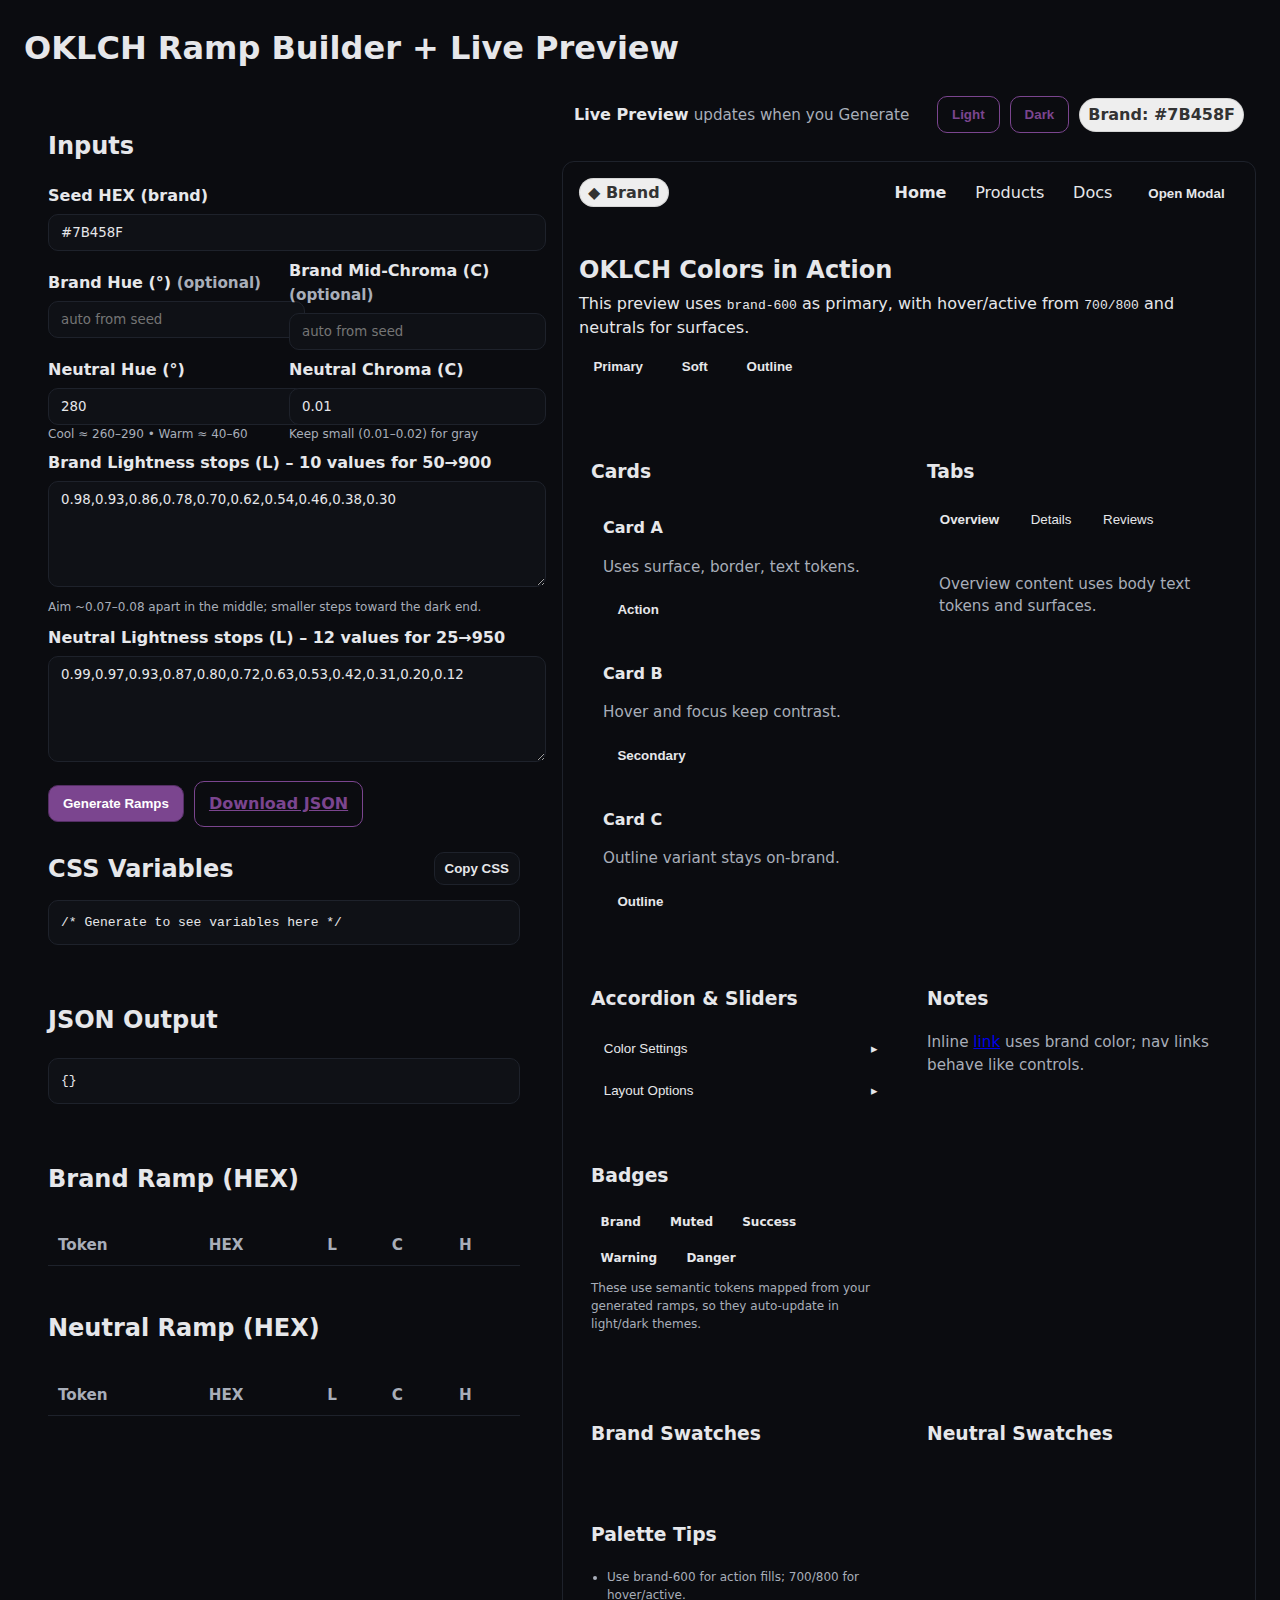
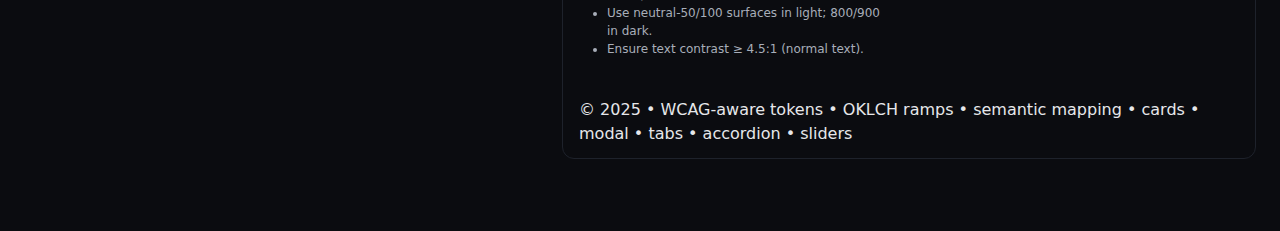
<file: index.html>
<!DOCTYPE html>
<html lang="en">
<head>
<meta charset="utf-8" />
<meta name="viewport" content="width=device-width,initial-scale=1" />
<link rel="stylesheet" type="text/css" href="styles.css">
<title>Web Color System Studio</title>
<!-- This style block will be filled programmatically with generated tokens -->
<style id="dynamicTokens"></style>
</head>
<body>
  <div class="wrap">
    <h1>OKLCH Ramp Builder + Live Preview</h1>
    <div class="layout">

      <!-- LEFT: Controls + Outputs -->
      <div class="stack card">
        <div class="card">
          <h2>Inputs</h2>
          <label for="seedHex">Seed HEX (brand)</label>
          <input id="seedHex" type="text" value="#7B458F" />

          <div class="row">
            <div style="flex:1 1 140px">
              <label for="brandHue">Brand Hue (°) <span class="muted">(optional)</span></label>
              <input id="brandHue" type="number" placeholder="auto from seed" step="1" min="0" max="360" />
            </div>
            <div style="flex:1 1 140px">
              <label for="brandChroma">Brand Mid-Chroma (C) <span class="muted">(optional)</span></label>
              <input id="brandChroma" type="number" placeholder="auto from seed" step="0.01" min="0" max="0.45" />
            </div>
          </div>

          <div class="row">
            <div style="flex:1 1 140px">
              <label for="neutralHue">Neutral Hue (°)</label>
              <input id="neutralHue" type="number" value="280" step="1" min="0" max="360" />
              <div class="muted tiny">Cool ≈ 260–290 • Warm ≈ 40–60</div>
            </div>
            <div style="flex:1 1 140px">
              <label for="neutralChroma">Neutral Chroma (C)</label>
              <input id="neutralChroma" type="number" value="0.01" step="0.005" min="0" max="0.08" />
              <div class="muted tiny">Keep small (0.01–0.02) for gray</div>
            </div>
          </div>

          <label for="brandLs">Brand Lightness stops (L) – 10 values for 50→900</label>
          <textarea id="brandLs">0.98,0.93,0.86,0.78,0.70,0.62,0.54,0.46,0.38,0.30</textarea>
          <span class="muted tiny">Aim ~0.07–0.08 apart in the middle; smaller steps toward the dark end.</span>

          <label for="neutralLs">Neutral Lightness stops (L) – 12 values for 25→950</label>
          <textarea id="neutralLs">0.99,0.97,0.93,0.87,0.80,0.72,0.63,0.53,0.42,0.31,0.20,0.12</textarea>

          <div class="row" style="margin-top:12px">
            <button id="runBtn" class="btn">Generate Ramps</button>
            <a id="downloadJson" class="btn secondary" download="oklch-ramps.json" href="#" aria-disabled="true">Download JSON</a>
          </div>
        </div>

        <div class="card">
          <div class="toolbar">
            <h2 style="margin:0">CSS Variables</h2>
            <button id="copyCssBtn" class="btn small tertiary" type="button">Copy CSS</button>
          </div>
          <pre id="cssOut">/* Generate to see variables here */</pre>
        </div>

        <div class="card">
          <h2>JSON Output</h2>
          <pre id="jsonOut">{}</pre>
        </div>

        <div class="card">
          <h2>Brand Ramp (HEX)</h2>
          <div id="brandSwatches" class="swatches"></div>
          <table id="brandTable" style="margin-top:10px">
            <thead><tr><th>Token</th><th>HEX</th><th>L</th><th>C</th><th>H</th></tr></thead>
            <tbody></tbody>
          </table>
        </div>

        <div class="card">
          <h2>Neutral Ramp (HEX)</h2>
          <div id="neutralSwatches" class="swatches"></div>
          <table id="neutralTable" style="margin-top:10px">
            <thead><tr><th>Token</th><th>HEX</th><th>L</th><th>C</th><th>H</th></tr></thead>
            <tbody></tbody>
          </table>
        </div>
      </div>

      <!-- RIGHT: Live Preview -->
      <div class="preview">
        <!-- Toolbar -->
        <div class="card preview-toolbar">
          <div><strong>Live Preview</strong> <span class="muted">updates when you Generate</span></div>
          <div class="row">
            <button id="lightBtn" class="btn secondary" type="button">Light</button>
            <button id="darkBtn" class="btn secondary" type="button">Dark</button>
            <span class="chip" id="brandChip">Brand: #7B458F</span>
          </div>
        </div>

        <!-- Canvas -->
        <div class="preview-canvas" id="previewRoot" data-theme="light">

          <!-- Header (brand + nav + modal trigger) -->
          <div class="preview-header">
            <div class="brand"><span class="chip">◆ Brand</span></div>
            <nav class="nav" aria-label="Primary">
              <a href="#" class="nav-link" aria-current="page">Home</a>
              <a href="#" class="nav-link">Products</a>
              <a href="#" class="nav-link">Docs</a>
            </nav>
            <button class="button button--outline" type="button" id="openModalBtn">Open Modal</button>
          </div>

          <!-- Hero -->
          <div class="hero">
            <h2>OKLCH Colors in Action</h2>
            <p>This preview uses <code>brand-600</code> as primary, with hover/active from <code>700/800</code> and neutrals for surfaces.</p>
            <div class="hero-actions">
              <button class="button">Primary</button>
              <button class="button button--soft">Soft</button>
              <button class="button button--outline">Outline</button>
            </div>
          </div>

          <!-- UI Patterns -->
          <div class="section">
            <div class="grid3">
              <!-- Cards demo -->
              <div class="card">
                <h3>Cards</h3>
                <div class="grid3">
                  <div class="card">
                    <strong>Card A</strong>
                    <p class="muted">Uses surface, border, text tokens.</p>
                    <button class="button small">Action</button>
                  </div>
                  <div class="card">
                    <strong>Card B</strong>
                    <p class="muted">Hover and focus keep contrast.</p>
                    <button class="button button--soft small">Secondary</button>
                  </div>
                  <div class="card">
                    <strong>Card C</strong>
                    <p class="muted">Outline variant stays on-brand.</p>
                    <button class="button button--outline small">Outline</button>
                  </div>
                </div>
              </div>

              <!-- Tabs demo -->
              <div class="card">
                <h3>Tabs</h3>
                <div class="tabs">
                  <div class="tablist" role="tablist" aria-label="Sample tabs">
                    <button class="tab" role="tab" aria-selected="true" aria-controls="tab1" id="t1">Overview</button>
                    <button class="tab" role="tab" aria-selected="false" aria-controls="tab2" id="t2" tabindex="-1">Details</button>
                    <button class="tab" role="tab" aria-selected="false" aria-controls="tab3" id="t3" tabindex="-1">Reviews</button>
                  </div>
                  <div id="tab1" class="tabpanel" role="tabpanel" aria-labelledby="t1">
                    <p class="muted">Overview content uses body text tokens and surfaces.</p>
                  </div>
                  <div id="tab2" class="tabpanel" role="tabpanel" hidden aria-labelledby="t2">
                    <p class="muted">Details content—check contrast in both themes.</p>
                  </div>
                  <div id="tab3" class="tabpanel" role="tabpanel" hidden aria-labelledby="t3">
                    <p class="muted">Reviews content—links <a href="#">inherit brand color</a>.</p>
                  </div>
                </div>
              </div>

              <!-- Accordion + Sliders -->
              <div class="card">
                <h3>Accordion & Sliders</h3>
                <div class="accordion" id="acc">
                  <div class="accordion-item" aria-expanded="false">
                    <button class="accordion-header" aria-controls="p1" id="h1">
                      Color Settings <span aria-hidden="true">▸</span>
                    </button>
                    <div class="accordion-panel" id="p1" role="region" aria-labelledby="h1">
                      <div class="range-row">
                        <label class="label tiny">Saturation (demo)</label>
                        <input class="slider" type="range" min="0" max="100" value="60" />
                        <output class="muted tiny">60</output>
                      </div>
                      <div class="range-row">
                        <label class="label tiny">Emphasis (demo)</label>
                        <input class="slider" type="range" min="0" max="100" value="30" />
                        <output class="muted tiny">30</output>
                      </div>
                    </div>
                  </div>

                  <div class="accordion-item" aria-expanded="false">
                    <button class="accordion-header" aria-controls="p2" id="h2">
                      Layout Options <span aria-hidden="true">▸</span>
                    </button>
                    <div class="accordion-panel" id="p2" role="region" aria-labelledby="h2">
                      <p class="muted tiny">This content shows body contrast on elevated surfaces.</p>
                    </div>
                  </div>
                </div>
              </div>

              <!-- Notes -->
              <div class="card">
                <h3>Notes</h3>
                <p class="muted">Inline <a href="#">link</a> uses brand color; nav links behave like controls.</p>
              </div>

              <!-- Badges -->
              <div class="card">
                <h3>Badges</h3>
                <div class="actions" style="flex-wrap:wrap">
                  <span class="badge badge--brand">Brand</span>
                  <span class="badge badge--muted">Muted</span>
                  <span class="badge badge--success">Success</span>
                  <span class="badge badge--warning">Warning</span>
                  <span class="badge badge--danger">Danger</span>
                </div>
                <p class="muted tiny" style="margin-top:8px">
                  These use semantic tokens mapped from your generated ramps, so they auto-update in light/dark themes.
                </p>
              </div>
            </div>
          </div>

          <!-- Swatches -->
          <div class="section">
            <div class="grid3">
              <div class="card">
                <h3>Brand Swatches</h3>
                <div id="previewBrandSwatches" class="swatches"></div>
              </div>
              <div class="card">
                <h3>Neutral Swatches</h3>
                <div id="previewNeutralSwatches" class="swatches"></div>
              </div>
              <div class="card">
                <h3>Palette Tips</h3>
                <ul class="muted tiny" style="margin:0; padding-left: 1rem">
                  <li>Use brand-600 for action fills; 700/800 for hover/active.</li>
                  <li>Use neutral-50/100 surfaces in light; 800/900 in dark.</li>
                  <li>Ensure text contrast ≥ 4.5:1 (normal text).</li>
                </ul>
              </div>
            </div>
          </div>

          <!-- Footer -->
          <div class="preview-footer">
            © 2025 • WCAG-aware tokens • OKLCH ramps • semantic mapping • cards • modal • tabs • accordion • sliders
          </div>
        </div>
      </div>
    </div>
  </div>

<!-- dynamic token CSS goes in this <style> via JS -->
<style id="dynamicTokens"></style>
<div id="toast" class="toast" role="status" aria-live="polite">Copied CSS variables to clipboard.</div>

<!-- Modal -->
<div id="backdrop" class="modal-backdrop" aria-hidden="true" aria-labelledby="modalTitle" aria-describedby="modalDesc">
  <div role="dialog" aria-modal="true" class="modal">
    <header>
      <h3 id="modalTitle">Modal Title</h3>
      <button class="button button--outline small" id="closeModalBtn" aria-label="Close modal">Close</button>
    </header>
    <div id="modalDesc" class="muted">
      This modal uses surface, border, and brand tokens. Check contrast in light/dark themes.
    </div>
    <footer>
      <button class="button primary small" id="confirmBtn">Confirm</button>
      <button class="button secondary small" id="cancelModalBtn">Cancel</button>
    </footer>
  </div>
</div>
 <!-- Link to an external JavaScript file -->
    <script src="scripts.js"></script>
</body>
</html>
</file>
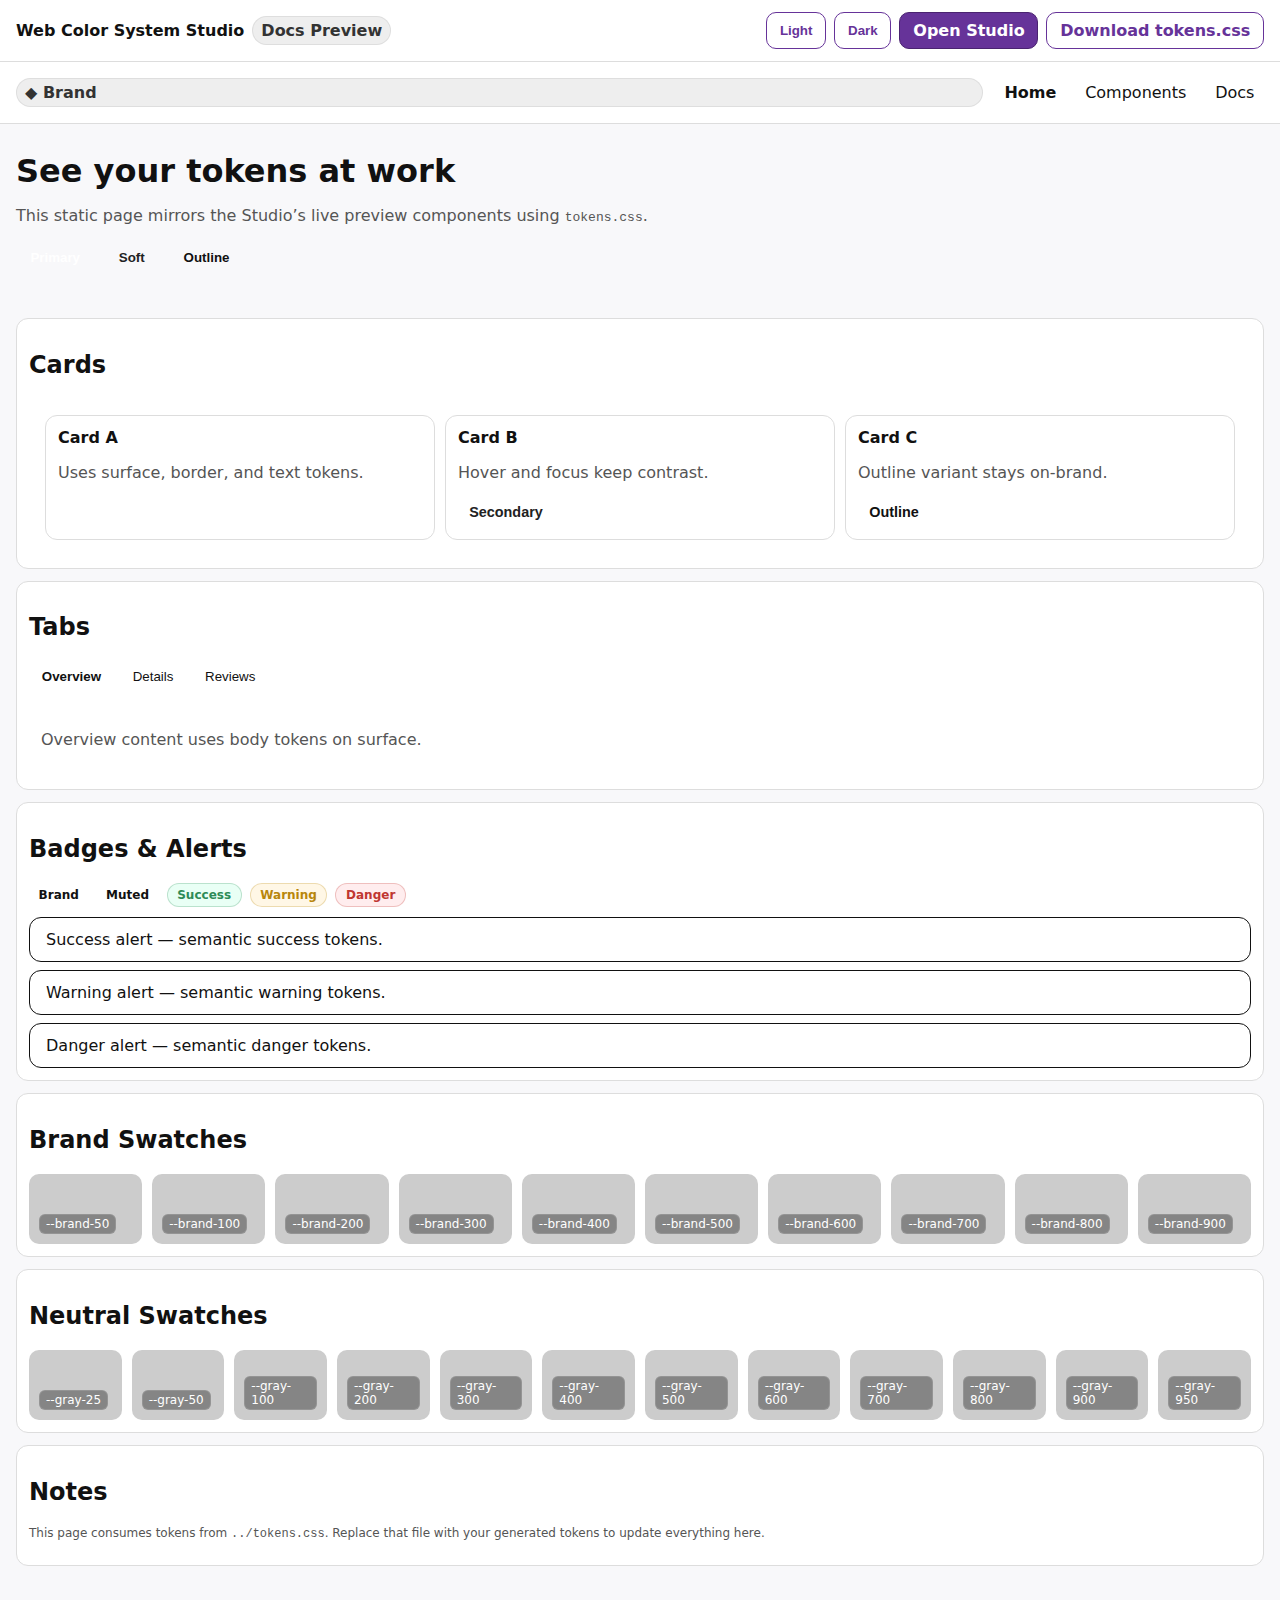
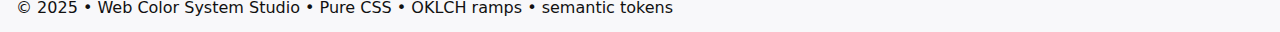
<file: docs/index.html>
<!doctype html>
<html lang="en">
<head>
  <meta charset="utf-8">
  <meta name="viewport" content="width=device-width,initial-scale=1">
  <title>Web Color System Studio — Docs Preview</title>
  <link rel="stylesheet" href="../tokens.css">
  <link rel="stylesheet" href="preview.css">
</head>
<body>
  <div class="toolbar">
    <div class="brand">
      <strong>Web Color System Studio</strong>
      <span class="chip">Docs Preview</span>
    </div>
    <div class="actions">
      <button id="light" class="btn secondary">Light</button>
      <button id="dark" class="btn secondary">Dark</button>
      <a class="btn" href="../index.html">Open Studio</a>
      <a class="btn outline" href="../tokens.css" download>Download tokens.css</a>
    </div>
  </div>

  <main id="previewRoot" data-theme="light">
    <!-- Header + nav -->
    <header class="app-header">
      <div class="logo chip">◆ Brand</div>
      <nav class="nav" aria-label="Primary">
        <a href="#" class="nav-link" aria-current="page">Home</a>
        <a href="#" class="nav-link">Components</a>
        <a href="#" class="nav-link">Docs</a>
      </nav>
    </header>

    <!-- Hero -->
    <section class="hero">
      <h1>See your tokens at work</h1>
      <p class="muted">This static page mirrors the Studio’s live preview components using <code>tokens.css</code>.</p>
      <div class="hero-actions">
        <button class="button">Primary</button>
        <button class="button button--soft">Soft</button>
        <button class="button button--outline">Outline</button>
      </div>
    </section>

    <section class="grid">
      <!-- Cards -->
      <article class="card">
        <h2>Cards</h2>
        <div class="grid grid-3">
          <div class="card">
            <strong>Card A</strong>
            <p class="muted">Uses surface, border, and text tokens.</p>
            <button class="button small">Action</button>
          </div>
          <div class="card">
            <strong>Card B</strong>
            <p class="muted">Hover and focus keep contrast.</p>
            <button class="button button--soft small">Secondary</button>
          </div>
          <div class="card">
            <strong>Card C</strong>
            <p class="muted">Outline variant stays on-brand.</p>
            <button class="button button--outline small">Outline</button>
          </div>
        </div>
      </article>

      <!-- Tabs -->
      <article class="card">
        <h2>Tabs</h2>
        <div class="tabs">
          <div class="tablist" role="tablist" aria-label="Sample tabs">
            <button class="tab" role="tab" aria-selected="true" aria-controls="tpanel1" id="tab1">Overview</button>
            <button class="tab" role="tab" aria-selected="false" aria-controls="tpanel2" id="tab2" tabindex="-1">Details</button>
            <button class="tab" role="tab" aria-selected="false" aria-controls="tpanel3" id="tab3" tabindex="-1">Reviews</button>
          </div>
          <div id="tpanel1" class="tabpanel" role="tabpanel" aria-labelledby="tab1">
            <p class="muted">Overview content uses body tokens on surface.</p>
          </div>
          <div id="tpanel2" class="tabpanel" role="tabpanel" hidden aria-labelledby="tab2">
            <p class="muted">Details content — verify contrast in both themes.</p>
          </div>
          <div id="tpanel3" class="tabpanel" role="tabpanel" hidden aria-labelledby="tab3">
            <p class="muted">Reviews content — inline <a href="#">links</a> are brand-colored.</p>
          </div>
        </div>
      </article>

      <!-- Badges + Alerts -->
      <article class="card">
        <h2>Badges & Alerts</h2>
        <div class="row">
          <span class="badge badge--brand">Brand</span>
          <span class="badge badge--muted">Muted</span>
          <span class="badge badge--success">Success</span>
          <span class="badge badge--warning">Warning</span>
          <span class="badge badge--danger">Danger</span>
        </div>
        <div class="stack" style="margin-top:10px">
          <div class="alert alert--success">Success alert — semantic success tokens.</div>
          <div class="alert alert--warning">Warning alert — semantic warning tokens.</div>
          <div class="alert alert--danger">Danger alert — semantic danger tokens.</div>
        </div>
      </article>

      <!-- Swatches -->
      <article class="card">
        <h2>Brand Swatches</h2>
        <div id="brandSwatches" class="swatches"></div>
      </article>
      <article class="card">
        <h2>Neutral Swatches</h2>
        <div id="neutralSwatches" class="swatches"></div>
      </article>
      <article class="card">
        <h2>Notes</h2>
        <p class="muted tiny">This page consumes tokens from <code>../tokens.css</code>. Replace that file with your generated tokens to update everything here.</p>
      </article>
    </section>

    <footer class="footer">
      © 2025 • Web Color System Studio • Pure CSS • OKLCH ramps • semantic tokens
    </footer>
  </main>

  <script src="preview.js"></script>
</body>
</html>
</file>
<file: styles.css>
:root {
    --bg: #0b0c10;
    --panel: #101216;
    --border: #1e222b;
    --text: #e6e7ea;
    --muted: #a8aeb9;
    --brand: #7B458F;
    --radius: 12px;
  }
  html, body { height: 100%; }
  body {
    margin: 0; font-family: system-ui, ui-sans-serif, Segoe UI, Roboto, Arial;
    background: var(--bg); color: var(--text); line-height: 1.5;
  }
  .wrap { max-width: 1300px; margin: 0 auto; padding: 24px; }
  h1 { margin: 0 0 12px; }
  .layout { display: grid; gap: 18px; grid-template-columns: 520px 1fr; align-items: start; }
  @media (max-width: 1100px){ .layout { grid-template-columns: 1fr; } }
  .card {
    background: var(--panel); border: 1px solid var(--border); border-radius: var(--radius);
    padding: 16px;
  }
  label { display: block; font-weight: 600; margin: 8px 0 6px; }
  .muted { color: var(--muted); font-size: 0.95rem; }
  input[type="text"], input[type="number"], textarea {
    width: 100%; background: #0f1116; color: var(--text); border: 1px solid var(--border);
    border-radius: 10px; padding: 10px 12px; font-family: inherit;
  }
  textarea { min-height: 84px; resize: vertical; }
  .row { display: flex; gap: 10px; flex-wrap: wrap; align-items: center; }
  .btn {
    background: var(--brand); color: white; border: 1px solid #542e64;
    border-radius: 10px; padding: 10px 14px; font-weight: 700; cursor: pointer;
  }
  .btn:hover { filter: brightness(1.05); }
  .btn.secondary { background: transparent; color: var(--brand); border-color: var(--brand); }
  .btn.tertiary { background: #0f1116; color: var(--text); border-color: var(--border); }
  .btn.small { padding: 8px 10px; font-weight: 700; }
  pre { background: #0f1116; border: 1px solid var(--border); border-radius: 10px; padding: 12px; max-height: 420px; overflow: auto; }
  table { width: 100%; border-collapse: collapse; font-size: 0.95rem; }
  th, td { padding: 8px 10px; border-bottom: 1px solid var(--border); }
  th { text-align: left; color: var(--muted); font-weight: 600; }
  .swatches { display: grid; grid-template-columns: repeat(auto-fit, minmax(90px,1fr)); gap: 10px; margin-top: 10px; }
  .swatch {
    border-radius: 10px; border: 1px solid var(--border); padding: 10px; display: grid; place-items: end start;
    min-height: 70px; box-shadow: 0 1px 2px rgba(0,0,0,.25);
  }
  .tag { background: rgba(0,0,0,.35); border: 1px solid rgba(255,255,255,.12); padding: 2px 6px; font-size: .75rem; border-radius: 6px; }

  /* PREVIEW SIDE */
  .preview { display: grid; gap: 16px; grid-template-rows: auto auto 1fr auto auto; }
  .preview-toolbar { display: flex; gap: 10px; align-items: center; justify-content: space-between; }
  .chip { background: var(--preview-color-brand-soft, #eee); color: var(--preview-color-brand, #333); border-radius: 999px; padding: 4px 8px; font-weight: 700; border: 1px solid #0000001a; }
  .preview-canvas { border-radius: var(--radius); border: 1px solid var(--border); overflow: clip; }
  .preview-header {
    display: grid; grid-template-columns: 1fr auto auto; align-items: center; gap: 12px;
    padding: 12px 16px; border-bottom: 1px solid var(--preview-color-border);
    background: var(--preview-color-surface);
  }
  .nav { display: inline-flex; gap: .6rem; }
  .nav-link { display: inline-flex; padding: .45rem .6rem; border-radius: 8px; text-decoration: none; color: var(--preview-color-text); }
  .nav-link[aria-current="page"] { color: var(--preview-color-brand); font-weight: 700; }
  .nav-link:hover { background: var(--preview-color-elevated); }

  .hero { padding: 28px 16px; background: linear-gradient(180deg, color-mix(in oklab, var(--preview-color-brand) 12%, transparent), transparent); }
  .hero h2 { color: var(--preview-color-brand); margin: 0 0 .25rem; }
  .hero p { color: var(--preview-color-text-muted); margin: 0; }
  .hero-actions { margin-top: 10px; display: flex; gap: 10px; flex-wrap: wrap; }

  .button {
    --btn-bg: var(--preview-color-brand);
    --btn-fg: var(--preview-text-on-brand);
    background: var(--btn-bg); color: var(--btn-fg);
    border: 1px solid color-mix(in oklab, var(--btn-bg) 80%, black);
    border-radius: 10px; padding: .55rem .9rem; font-weight: 700; cursor: pointer;
  }
  .button:hover { background: var(--preview-color-brand-hover); color: var(--preview-text-on-brand-hover); }
  .button:active { background: var(--preview-color-brand-active); color: var(--preview-text-on-brand-hover); }
  .button--soft { background: var(--preview-color-brand-soft); color: var(--preview-text-on-brand-soft); border: 1px solid color-mix(in oklab, var(--preview-color-brand) 18%, transparent); }
  .button--outline { background: transparent; color: var(--preview-color-brand); border: 1px solid var(--preview-color-brand); }
  .button--outline:hover { background: var(--preview-color-brand); color: var(--preview-text-on-brand); }

  .section { padding: 16px; border-top: 1px solid var(--preview-color-border); background: var(--preview-color-surface); }
  .grid3 { display: grid; gap: 12px; grid-template-columns: repeat(auto-fit,minmax(240px,1fr)); }
  .card { background: var(--preview-color-surface); border: 1px solid var(--preview-color-border); border-radius: 12px; padding: 12px; }

  .alert { border-radius: 12px; padding: .75rem 1rem; border: 1px solid transparent; }
  .alert--success { background: var(--preview-success-soft); color: var(--preview-success); border-color: color-mix(in oklab, var(--preview-success) 25%, transparent); }
  .alert--warning { background: var(--preview-warning-soft); color: var(--preview-warning); border-color: color-mix(in oklab, var(--preview-warning) 25%, transparent); }
  .alert--danger  { background: var(--preview-danger-soft);  color: var(--preview-danger);  border-color: color-mix(in oklab, var(--preview-danger) 25%, transparent); }

  .input, .select, .textarea { width: 100%; background: var(--preview-color-elevated); color: var(--preview-color-text); border: 1px solid var(--preview-color-border); border-radius: 10px; padding: .55rem .7rem; }
  .label { font-weight: 700; display: block; margin-bottom: 6px; }
  .actions { display: flex; gap: 10px; flex-wrap: wrap; }

  /* Badges */
  .badge { border-radius: 999px; padding: .25rem .6rem; font-weight: 800; font-size: .75rem; display: inline-flex; align-items: center; gap:.35rem; }
  .badge--brand   { background: var(--preview-color-brand-soft);   color: var(--preview-color-brand); border: 1px solid color-mix(in oklab, var(--preview-color-brand) 18%, transparent); }
  .badge--muted   { background: var(--preview-color-elevated);     color: var(--preview-color-text);  border: 1px solid var(--preview-color-border); }
  .badge--success { background: var(--preview-success-soft);        color: var(--preview-success);     border: 1px solid color-mix(in oklab, var(--preview-success) 25%, transparent); }
  .badge--warning { background: var(--preview-warning-soft);        color: var(--preview-warning);     border: 1px solid color-mix(in oklab, var(--preview-warning) 25%, transparent); }
  .badge--danger  { background: var(--preview-danger-soft);         color: var(--preview-danger);      border: 1px solid color-mix(in oklab, var(--preview-danger) 25%, transparent); }

  /* Tabs */
  .tabs { display: grid; gap: 10px; }
  .tablist { display: inline-flex; gap: 6px; border-bottom: 1px solid var(--preview-color-border); }
  .tab { appearance: none; border: 1px solid var(--preview-color-border); background: var(--preview-color-elevated); color: var(--preview-color-text); padding: .5rem .8rem; border-radius: 8px 8px 0 0; cursor: pointer; }
  .tab[aria-selected="true"] { background: var(--preview-color-surface); border-bottom-color: var(--preview-color-surface); color: var(--preview-color-brand); font-weight: 800; }
  .tabpanel { border: 1px solid var(--preview-color-border); border-radius: 0 8px 8px 8px; padding: 12px; }

  /* Accordion */
  .accordion { display: grid; gap: 8px; }
  .accordion-item { border: 1px solid var(--preview-color-border); border-radius: 10px; background: var(--preview-color-surface); }
  .accordion-header { display: flex; justify-content: space-between; align-items: center; padding: .6rem .8rem; width: 100%; background: var(--preview-color-surface); color: var(--preview-color-text); border: 0; border-radius: 10px; cursor: pointer; }
  .accordion-header:focus-visible { outline: 2px solid var(--preview-color-brand); outline-offset: 2px; }
  .accordion-panel { padding: 0 .8rem .8rem; display: none; }
  .accordion-item[aria-expanded="true"] .accordion-panel { display: block; }

  /* Modal */
  .modal-backdrop { position: fixed; inset: 0; background: rgba(0,0,0,.4); display: none; }
  .modal-backdrop[aria-hidden="false"] { display: grid; place-items: center; }
  .modal {
    background: var(--preview-modal-surface, var(--preview-color-surface));
    color: var(--preview-modal-text, var(--preview-color-text));
    border: 1px solid var(--preview-color-border); border-radius: 12px; padding: 16px; width: min(560px, 92vw);
    box-shadow: 0 10px 30px rgba(0,0,0,.45);
  }
  .modal header { display: flex; justify-content: space-between; align-items: center; margin-bottom: 8px; }
  .modal header h3 { margin: 0; color: var(--preview-modal-heading, var(--preview-color-brand)); }
  .modal footer { display: flex; gap: 10px; justify-content: end; margin-top: 12px; }
  .button.primary   { --btn-bg: var(--preview-modal-primary-bg);   --btn-fg: var(--preview-modal-primary-fg); }
  .button.secondary { --btn-bg: var(--preview-modal-secondary-bg); --btn-fg: var(--preview-modal-secondary-fg); }

  /* === System Sliders (brand/neutral aware) === */
  input[type="range"].slider {
    --p: 50; /* 0..100, set via JS */
    --slider-track: var(--preview-color-elevated);
    --slider-border: var(--preview-color-border);
    --slider-progress: var(--preview-color-brand);
    --slider-thumb: var(--preview-color-brand);
    --slider-thumb-border: color-mix(in oklab, var(--preview-color-brand) 65%, black);
    --slider-focus: var(--preview-color-brand);

    width: 100%;
    height: 28px;
    background: transparent;
    cursor: pointer;
    appearance: none;
  }
  /* Track (WebKit) */
  input[type="range"].slider::-webkit-slider-runnable-track {
    height: 6px;
    border-radius: 999px;
    border: 1px solid var(--slider-border);
    background:
      linear-gradient(var(--slider-progress), var(--slider-progress)) 0 / calc(var(--p) * 1%) 100% no-repeat,
      var(--slider-track);
  }
  /* Thumb (WebKit) */
  input[type="range"].slider::-webkit-slider-thumb {
    -webkit-appearance: none;
    appearance: none;
    width: 18px; height: 18px; border-radius: 50%;
    background: var(--slider-thumb);
    border: 1px solid var(--slider-thumb-border);
    margin-top: -7px; /* centers on 6px track */
    transition: transform .12s ease;
  }
  input[type="range"].slider:hover::-webkit-slider-thumb { transform: scale(1.06); }
  input[type="range"].slider:active::-webkit-slider-thumb { transform: scale(1.10); }
  /* Track (Firefox) */
  input[type="range"].slider::-moz-range-track {
    height: 6px;
    border-radius: 999px;
    border: 1px solid var(--slider-border);
    background:
      linear-gradient(var(--slider-progress), var(--slider-progress)) 0 / calc(var(--p) * 1%) 100% no-repeat,
      var(--slider-track);
  }
  /* Thumb (Firefox) */
  input[type="range"].slider::-moz-range-thumb {
    width: 18px; height: 18px; border-radius: 50%;
    background: var(--slider-thumb);
    border: 1px solid var(--slider-thumb-border);
    transition: transform .12s ease;
  }
  input[type="range"].slider:hover::-moz-range-thumb { transform: scale(1.06); }
  input[type="range"].slider:active::-moz-range-thumb { transform: scale(1.10); }
  /* Focus ring */
  input[type="range"].slider:focus-visible {
    outline: none;
    box-shadow: 0 0 0 3px color-mix(in oklab, var(--slider-focus) 35%, transparent);
    border-radius: 12px;
  }
  input[type="range"].slider:disabled { opacity: .6; cursor: not-allowed; }

  .preview-footer { padding: 12px 16px; border-top: 1px solid var(--preview-color-border); background: var(--preview-color-surface); color: var(--preview-color-text-muted); }
  .tiny { font-size: 12px; }
  .toolbar { display: flex; gap: 8px; align-items: center; justify-content: space-between; margin-bottom: 8px; }
  .toast { position: fixed; inset-inline: auto 16px; bottom: 16px; background: #0f1116; color: #e6e7ea; border: 1px solid #303540; border-radius: 10px; padding: 10px 12px; opacity: 0; pointer-events: none; transform: translateY(10px); transition: opacity .2s, transform .2s; }
  .toast.show { opacity: 1; transform: translateY(0); }
</file>
<file: tokens.css>
/* tokens placeholder: this will be generated by the tool */
</file>
<file: docs/preview.css>
/* docs/preview.css — uses semantic tokens from ../tokens.css */
:root { --radius: 12px; font-family: system-ui, ui-sans-serif, Segoe UI, Roboto, Arial; }
* { box-sizing: border-box; }
body { margin: 0; }
.toolbar {
  display: flex; justify-content: space-between; align-items: center; gap: 12px;
  padding: 12px 16px; border-bottom: 1px solid var(--preview-color-border,#ddd);
  background: var(--preview-color-surface,#fff); color: var(--preview-color-text,#111);
}
.brand { display:flex; align-items:center; gap:8px; }
.chip { background: var(--preview-color-brand-soft,#eee); color: var(--preview-color-brand,#333); border-radius:999px; padding:4px 8px; border:1px solid #0001; font-weight:700; }
.actions { display:flex; gap:8px; flex-wrap:wrap; }
.btn { background: var(--preview-color-brand,#663399); color: #fff; border:1px solid color-mix(in oklab, var(--preview-color-brand,#663399) 80%, black); padding:.5rem .8rem; border-radius:10px; font-weight:700; text-decoration:none; display:inline-flex; align-items:center; gap:.4rem; }
.btn.secondary { background: transparent; color: var(--preview-color-brand,#663399); border-color: var(--preview-color-brand,#663399); }
.btn.outline { background: transparent; color: var(--preview-color-brand,#663399); border-color: var(--preview-color-brand,#663399); }

#previewRoot { background: var(--preview-color-bg,#f8f8fa); color: var(--preview-color-text,#111); min-height: 100vh; }
.app-header {
  display:grid; grid-template-columns: 1fr auto; gap: 12px; align-items: center;
  padding: 14px 16px; border-bottom:1px solid var(--preview-color-border,#ddd); background: var(--preview-color-surface,#fff);
}
.logo { font-weight:800; }
.nav { display:inline-flex; gap:.6rem; }
.nav-link { display:inline-flex; padding:.45rem .6rem; border-radius:8px; text-decoration:none; color: var(--preview-color-text); }
.nav-link[aria-current="page"] { color: var(--preview-color-brand); font-weight:800; }
.nav-link:hover { background: var(--preview-color-elevated,#f2f3f6); }

.hero { padding: 28px 16px; background: linear-gradient(180deg, color-mix(in oklab, var(--preview-color-brand) 12%, transparent), transparent); }
.hero h1 { margin:0 0 .35rem; color: var(--preview-color-brand); }
.muted { color: var(--preview-color-text-muted,#555); }
.hero-actions { margin-top:10px; display:flex; gap:10px; flex-wrap:wrap; }

.button { --bg: var(--preview-color-brand); --fg: #fff; background: var(--bg); color: var(--fg);
  border: 1px solid color-mix(in oklab, var(--bg) 80%, black); border-radius: 10px; padding: .55rem .9rem; font-weight: 800; cursor: pointer; }
.button:hover { background: var(--preview-color-brand-hover); }
.button:active { background: var(--preview-color-brand-active); }
.button--soft { background: var(--preview-color-brand-soft); color: var(--preview-text-on-brand-soft, #222); border: 1px solid color-mix(in oklab, var(--preview-color-brand) 18%, transparent); }
.button--outline { background: transparent; color: var(--preview-color-brand); border: 1px solid var(--preview-color-brand); }
.button--outline:hover { background: var(--preview-color-brand); color: var(--preview-text-on-brand,#fff); }
.small { padding: .4rem .7rem; font-size: .9rem; }

.grid { padding: 16px; display: grid; gap: 12px; }
.grid-3 { display:grid; grid-template-columns: repeat(auto-fit,minmax(220px,1fr)); gap: 10px; }
.card { background: var(--preview-color-surface,#fff); border:1px solid var(--preview-color-border,#ddd); border-radius: var(--radius); padding: 12px; }
.stack { display:grid; gap:8px; }
.row { display:flex; gap:8px; flex-wrap:wrap; }
.tiny { font-size: 12px; }

/* Badges and alerts */
.badge { border-radius: 999px; padding: .25rem .6rem; font-weight: 800; font-size: .75rem; display: inline-flex; align-items: center; gap:.35rem; }
.badge--brand   { background: var(--preview-color-brand-soft);   color: var(--preview-color-brand); border: 1px solid color-mix(in oklab, var(--preview-color-brand) 18%, transparent); }
.badge--muted   { background: var(--preview-color-elevated);     color: var(--preview-color-text);  border: 1px solid var(--preview-color-border); }
.badge--success { background: var(--preview-success-soft,#E9FFF5);        color: var(--preview-success,#2E8B57);     border: 1px solid color-mix(in oklab, var(--preview-success,#2E8B57) 25%, transparent); }
.badge--warning { background: var(--preview-warning-soft,#FFF7E6);        color: var(--preview-warning,#B8860B);     border: 1px solid color-mix(in oklab, var(--preview-warning,#B8860B) 25%, transparent); }
.badge--danger  { background: var(--preview-danger-soft,#FFEDEE);         color: var(--preview-danger,#C03631);      border: 1px solid color-mix(in oklab, var(--preview-danger,#C03631) 25%, transparent); }

.alert { border-radius: 12px; padding: .75rem 1rem; border: 1px solid transparent; }
.alert--success { background: var(--preview-success-soft); color: var(--preview-success); border-color: color-mix(in oklab, var(--preview-success) 25%, transparent); }
.alert--warning { background: var(--preview-warning-soft); color: var(--preview-warning); border-color: color-mix(in oklab, var(--preview-warning) 25%, transparent); }
.alert--danger  { background: var(--preview-danger-soft);  color: var(--preview-danger);  border-color: color-mix(in oklab, var(--preview-danger) 25%, transparent); }

/* Tabs */
.tabs { display: grid; gap: 10px; }
.tablist { display: inline-flex; gap: 6px; border-bottom: 1px solid var(--preview-color-border); }
.tab { appearance: none; border: 1px solid var(--preview-color-border); background: var(--preview-color-elevated); color: var(--preview-color-text); padding: .5rem .8rem; border-radius: 8px 8px 0 0; cursor: pointer; }
.tab[aria-selected="true"] { background: var(--preview-color-surface); border-bottom-color: var(--preview-color-surface); color: var(--preview-color-brand); font-weight: 800; }
.tabpanel { border: 1px solid var(--preview-color-border); border-radius: 0 8px 8px 8px; padding: 12px; }

/* Swatches */
.swatches { display: grid; grid-template-columns: repeat(auto-fit, minmax(90px,1fr)); gap: 10px; margin-top: 10px; }
.swatch { border-radius: 10px; border: 1px solid var(--preview-color-border); padding: 10px; min-height: 70px; display: grid; place-items: end start; }
.tag { background: rgba(0,0,0,.35); border: 1px solid rgba(255,255,255,.12); padding: 2px 6px; font-size: .75rem; border-radius: 6px; color: #fff; }

.footer { padding: 16px; border-top: 1px solid var(--preview-color-border); background: var(--preview-color-surface); color: var(--preview-color-text-muted); }
</file>
